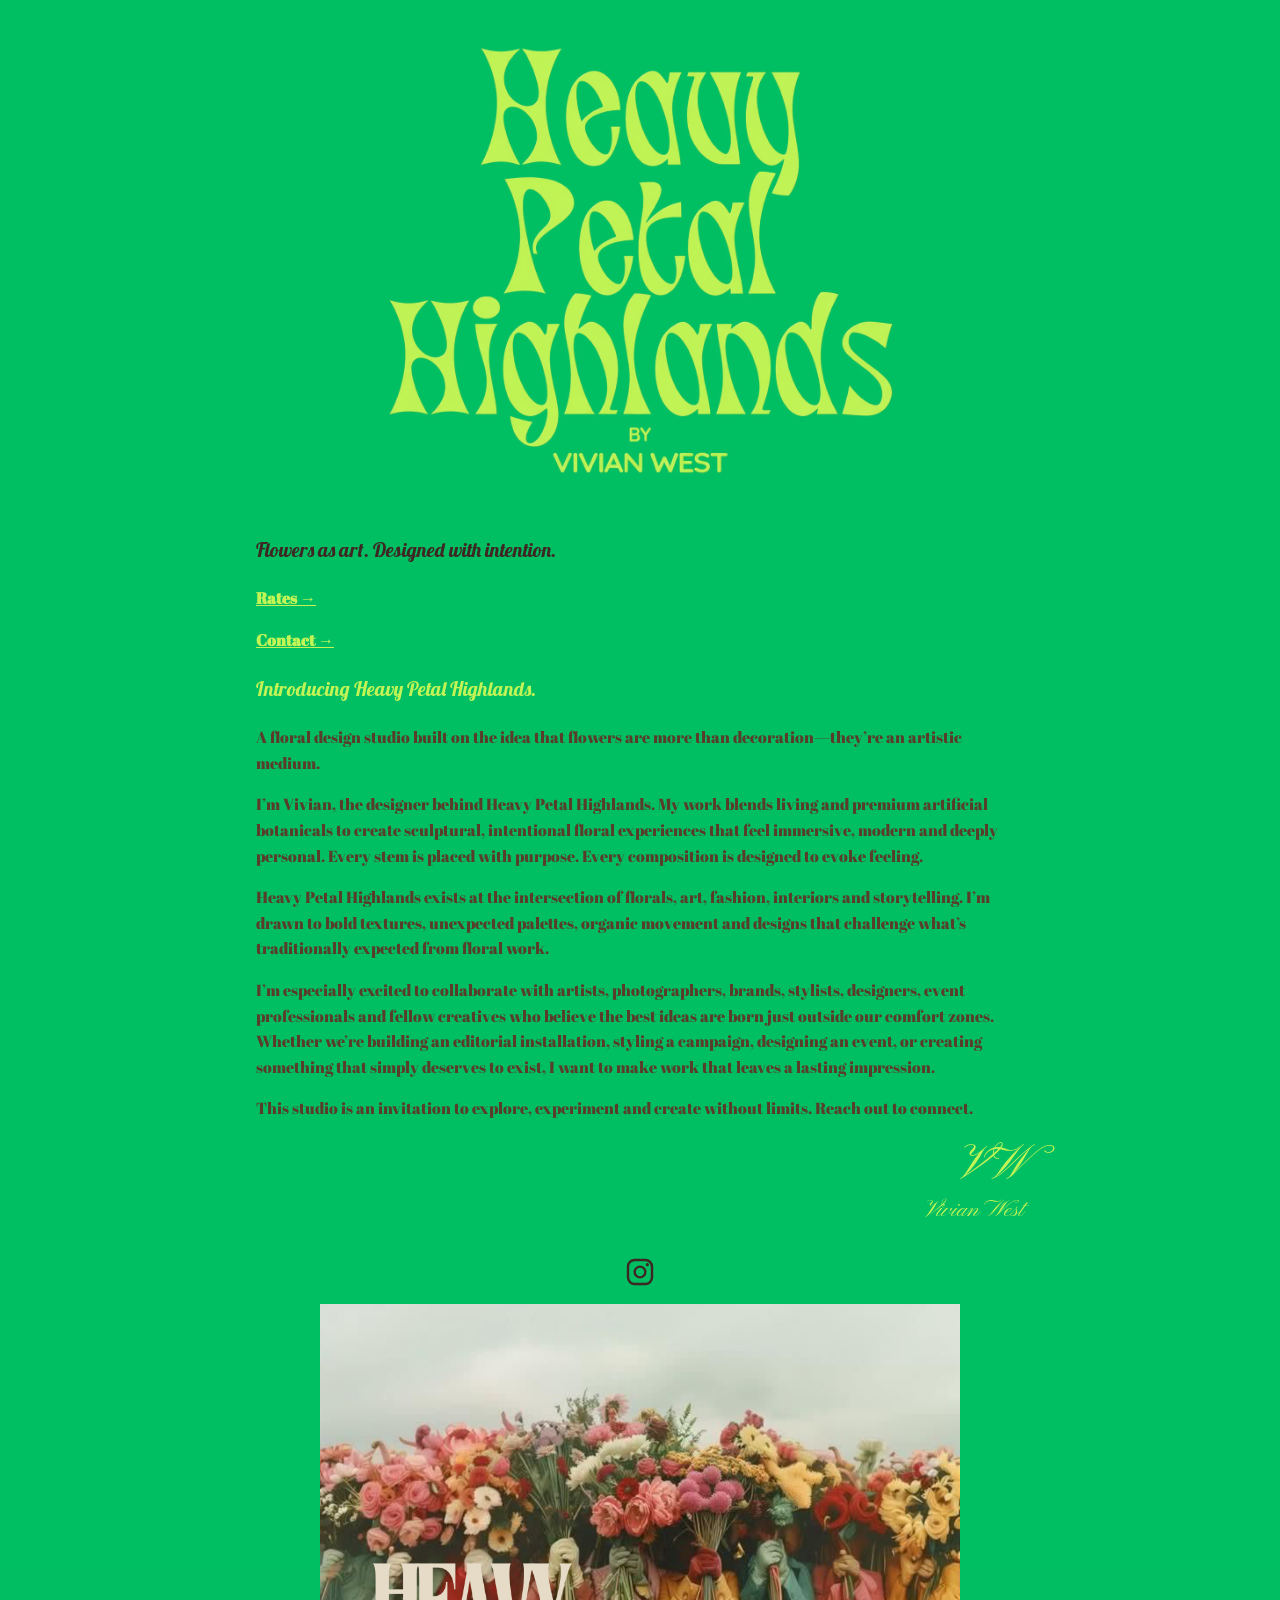
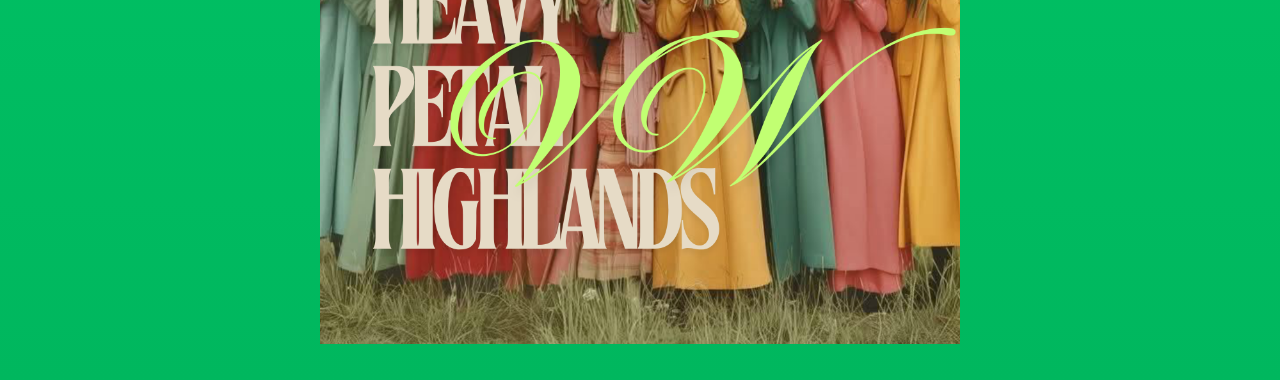
<file: index.html>
<!doctype html>
<html lang="en">
<head>
  <meta charset="utf-8">
  <meta name="viewport" content="width=device-width, initial-scale=1">
  <title>Home</title>
  <link rel="stylesheet" href="styles/main.css">
  <link rel="preconnect" href="https://fonts.googleapis.com">
  <link rel="preconnect" href="https://fonts.gstatic.com" crossorigin>
  <link href="https://fonts.googleapis.com/css2?family=Parisienne&display=swap" rel="stylesheet">
</head>
<body>
  <main class="page">
    <div class="content">
        <img class="hero-image" src="assets/heavy-petal-transparent.png" alt="Featured image">
        <div class="studio-intro march-rough">
          <p class="studio-motto machinery-script">Flowers as art. Designed with intention.</p>
          <a class="contact-link" href="rates.html">Rates</a>
          <a class="contact-link" href="contact.html">Contact</a>
          <p class="studio-motto-yellow machinery-script">Introducing Heavy Petal Highlands.</p>
          <p>A floral design studio built on the idea that flowers are more than decoration—they’re an artistic medium.</p>
          <p>I’m Vivian, the designer behind Heavy Petal Highlands. My work blends living and premium artificial botanicals to create sculptural, intentional floral experiences that feel immersive, modern and deeply personal. Every stem is placed with purpose. Every composition is designed to evoke feeling.</p>
          <p>Heavy Petal Highlands exists at the intersection of florals, art, fashion, interiors and storytelling. I’m drawn to bold textures, unexpected palettes, organic movement and designs that challenge what’s traditionally expected from floral work.</p>
          <p>I’m especially excited to collaborate with artists, photographers, brands, stylists, designers, event professionals and fellow creatives who believe the best ideas are born just outside our comfort zones. Whether we’re building an editorial installation, styling a campaign, designing an event, or creating something that simply deserves to exist, I want to make work that leaves a lasting impression.</p>
          <p>This studio is an invitation to explore, experiment and create without limits. Reach out to connect.</p>
          <p class="initials blosta-script">VW</p>
          <p class="signature blosta-script">Vivian West</p>
        </div>
        <a class="instagram-link" href="https://www.instagram.com/heavypetalhighlands/" target="_blank" rel="noopener noreferrer" aria-label="Visit Heavy Petal Highlands on Instagram">
          <svg viewBox="0 0 24 24" aria-hidden="true" focusable="false">
            <rect x="3" y="3" width="18" height="18" rx="5" fill="none" stroke="currentColor" stroke-width="1.8"></rect>
            <circle cx="12" cy="12" r="4" fill="none" stroke="currentColor" stroke-width="1.8"></circle>
            <circle cx="17.5" cy="6.5" r="1.2" fill="currentColor"></circle>
          </svg>
        </a>
        <div class="carousel" data-carousel>
          <!-- <div class="carousel-viewport" role="region" aria-roledescription="carousel" aria-label="Featured portfolio images">
            <div class="carousel-track">
              <img class="carousel-slide" src="assets/carousel/VW-1.PNG" alt="Floral portfolio image 1">
              <img class="carousel-slide" src="assets/carousel/IMG_1889.png" alt="Floral portfolio image 2" loading="lazy">
              <img class="carousel-slide" src="assets/carousel/IMG_1892.png" alt="Floral portfolio image 3" loading="lazy">
              <img class="carousel-slide" src="assets/carousel/IMG_1903.png" alt="Floral portfolio image 4" loading="lazy">
              <img class="carousel-slide" src="assets/carousel/IMG_1928.png" alt="Floral portfolio image 5" loading="lazy">
              <img class="carousel-slide" src="assets/carousel/IMG_2251.png" alt="Floral portfolio image 6" loading="lazy">
              <img class="carousel-slide" src="assets/carousel/IMG_9201.png" alt="Floral portfolio image 7" loading="lazy">
            </div>
          </div> -->
          <img class="carousel-slide" src="assets/carousel/thank-you.PNG" alt="Floral portfolio image 1">
        </div>
    </div>
  </main>
  <script src="scripts/carousel.js" defer></script>
</body>
</html>
</file>
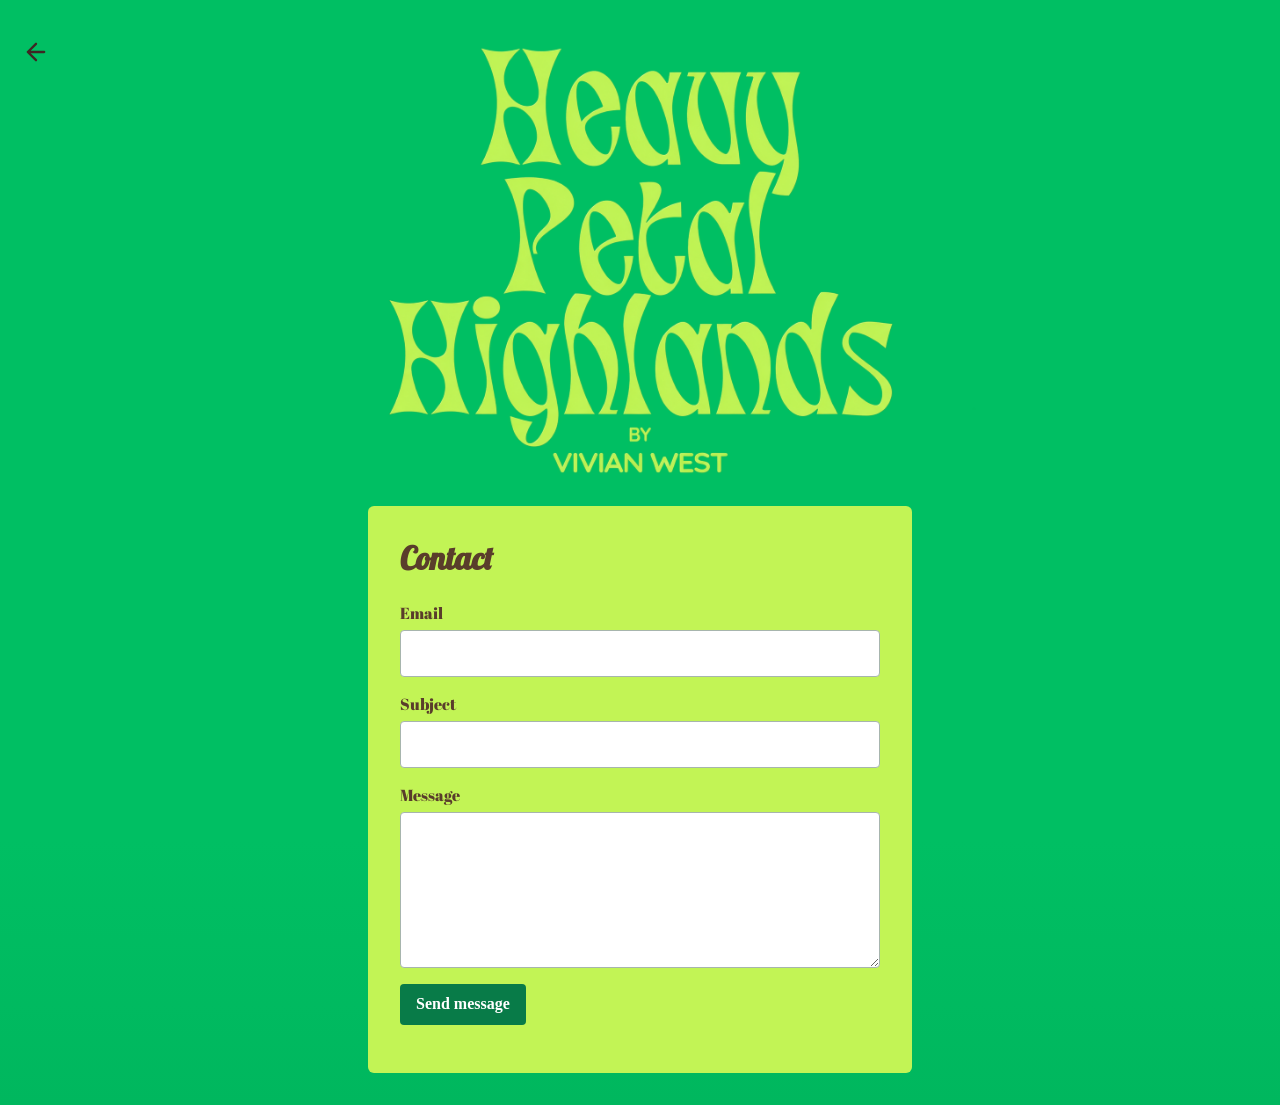
<file: contact.html>
<!doctype html>
<html lang="en">
<head>
  <meta charset="utf-8">
  <meta name="viewport" content="width=device-width, initial-scale=1">
  <title>Contact</title>
  <link rel="stylesheet" href="styles/main.css">
</head>
<body>
  <main class="page contact-page">
    <a class="back-link" href="index.html" aria-label="Back to home">
      <svg viewBox="0 0 24 24" aria-hidden="true" focusable="false">
        <path d="M19 12H5m0 0 7 7m-7-7 7-7" fill="none" stroke="currentColor" stroke-linecap="round" stroke-linejoin="round" stroke-width="2"></path>
      </svg>
    </a>
    <img class="hero-image" src="assets/heavy-petal-transparent.png" alt="Featured image">
    <form class="contact-form" action="https://api.web3forms.com/submit" method="POST">
      <h1 class="machinery-script">Contact</h1>
      <input type="hidden" name="access_key" value="e814f8f2-e03c-4162-8b07-44c26d6cfd83">
      <input type="hidden" name="from_name" value="Heavy Petal Highlands Contact">
      <input type="checkbox" name="botcheck" class="honeypot" tabindex="-1" autocomplete="off">
      <label class="form-field march-rough">
        <span>Email</span>
        <input type="email" name="email" autocomplete="email" required>
      </label>
      <label class="form-field march-rough">
        <span>Subject</span>
        <input type="text" name="subject" required>
      </label>
      <label class="form-field march-rough">
        <span>Message</span>
        <textarea name="message" rows="6" required></textarea>
      </label>
      <button type="submit" class="machinery-script">Send message</button>
      <p class="form-status" role="status" aria-live="polite"></p>
    </form>
  </main>
  <script src="scripts/contact.js"></script>
</body>
</html>
</file>
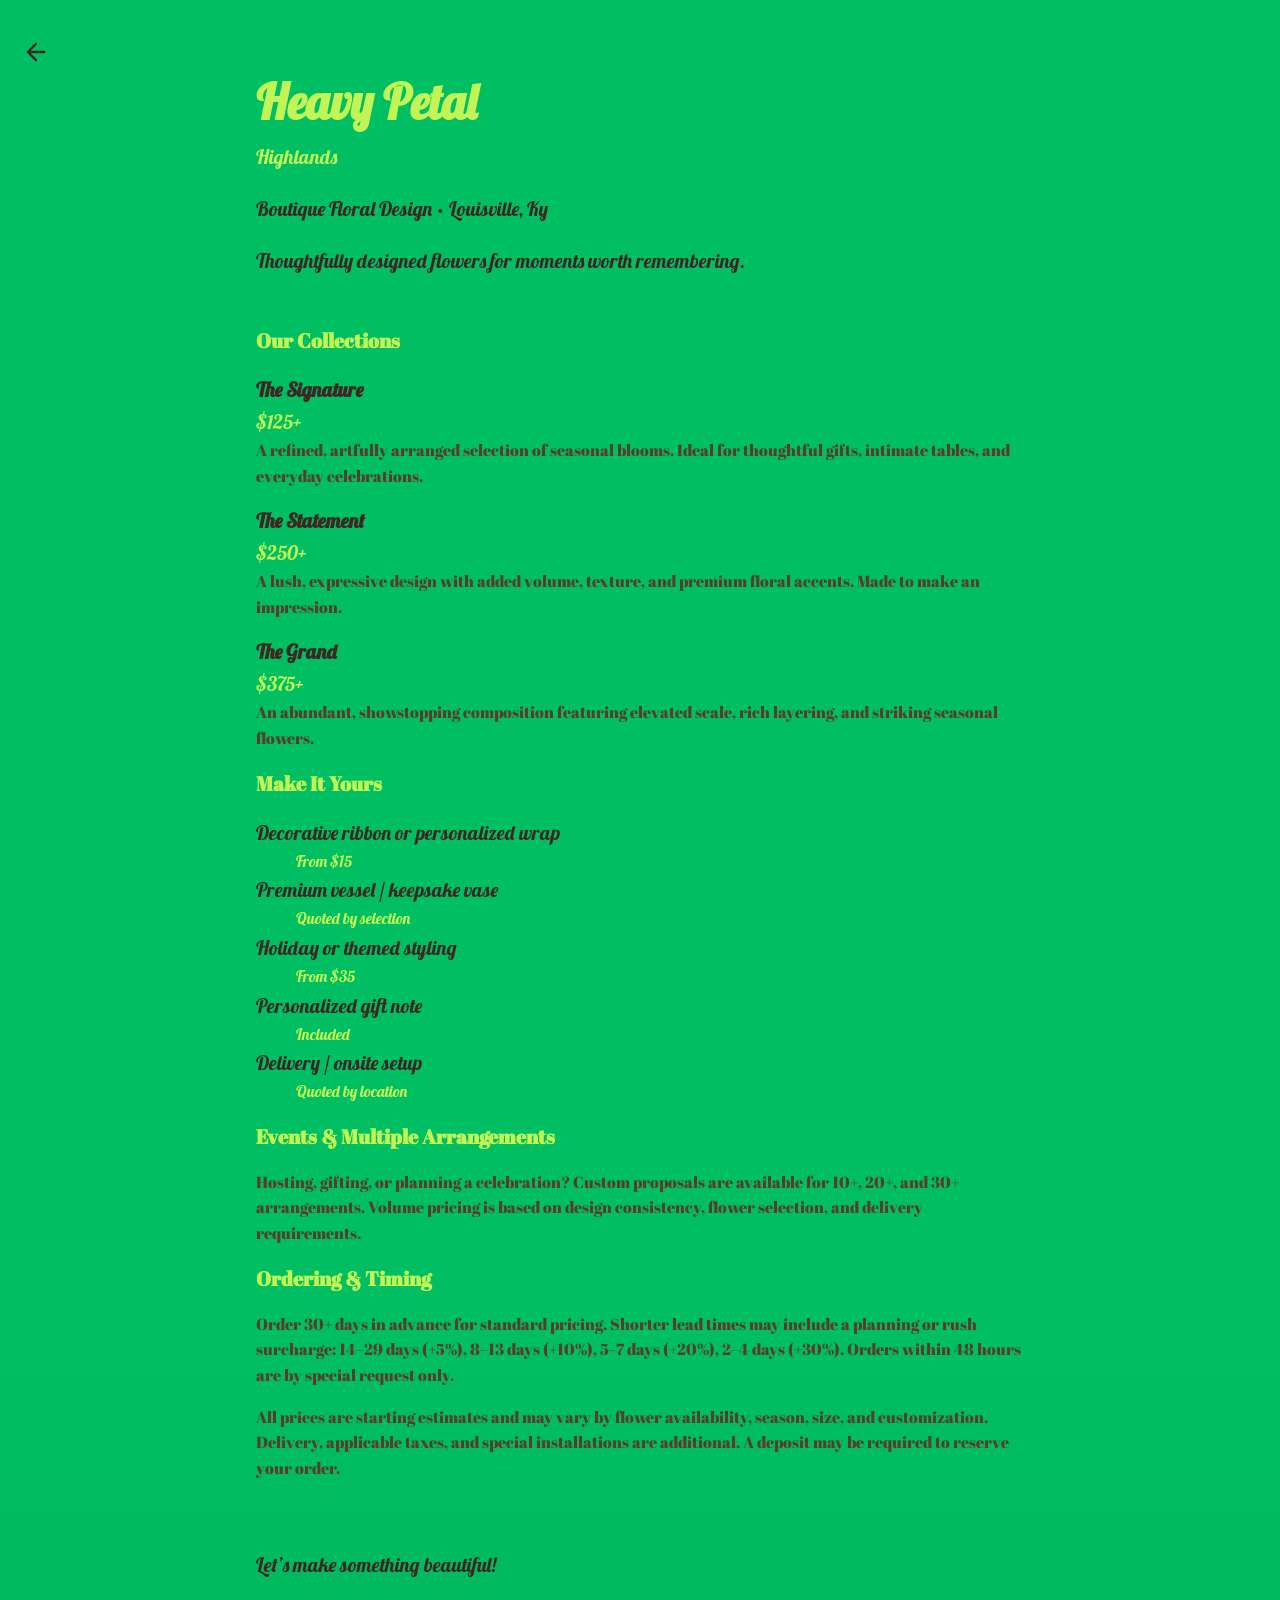
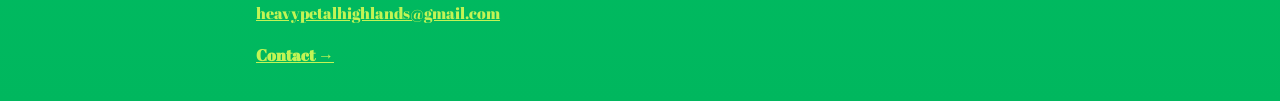
<file: rates.html>
<!doctype html>
<html lang="en">
<head>
  <meta charset="utf-8">
  <meta name="viewport" content="width=device-width, initial-scale=1">
  <title>Rate Card | Heavy Petal Highlands</title>
  <link rel="stylesheet" href="styles/main.css">
  <link rel="preconnect" href="https://fonts.googleapis.com">
  <link rel="preconnect" href="https://fonts.gstatic.com" crossorigin>
  <link href="https://fonts.googleapis.com/css2?family=Parisienne&display=swap" rel="stylesheet">
</head>
<body>
  <main class="page">
    <a class="back-link" href="index.html" aria-label="Back to home">
      <svg viewBox="0 0 24 24" aria-hidden="true" focusable="false">
        <path d="M19 12H5m0 0 7 7m-7-7 7-7" fill="none" stroke="currentColor" stroke-linecap="round" stroke-linejoin="round" stroke-width="2"></path>
      </svg>
    </a>
    <div class="content">
      <header class="studio-intro march-rough">
        <h1 class="header-yellow machinery-script">Heavy Petal</h1>
        <p class="studio-motto-yellow margin-0 machinery-script">Highlands</p>
        <p class="studio-motto machinery-script">Boutique Floral Design &bull; Louisville, Ky</p>
        <p class="studio-motto machinery-script margin-0">Thoughtfully designed flowers for moments worth remembering.</p>
      </header>

      <div class="studio-intro march-rough">
        <section aria-labelledby="collections-heading">
          <h2 id="collections-heading" class="studio-motto-yellow">Our Collections</h2>

          <section aria-labelledby="signature-heading">
            <h3 id="signature-heading" class="studio-motto machinery-script margin-0">The Signature</h3>
            <p class="studio-motto-yellow machinery-script margin-0">$125+</p>
            <p class="margin-top-0">A refined, artfully arranged selection of seasonal blooms. Ideal for thoughtful gifts, intimate tables, and everyday celebrations.</p>
          </section>

          <section aria-labelledby="statement-heading">
            <h3 id="statement-heading" class="studio-motto machinery-script margin-0">The Statement</h3>
            <p class="studio-motto-yellow machinery-script margin-0">$250+</p>
            <p class="margin-top-0">A lush, expressive design with added volume, texture, and premium floral accents. Made to make an impression.</p>
          </section>

          <section aria-labelledby="grand-heading">
            <h3 id="grand-heading" class="studio-motto machinery-script margin-0">The Grand</h3>
            <p class="studio-motto-yellow machinery-script margin-0">$375+</p>
            <p class="margin-top-0">An abundant, showstopping composition featuring elevated scale, rich layering, and striking seasonal flowers.</p>
          </section>
        </section>

        <section aria-labelledby="customize-heading">
          <h2 id="customize-heading" class="studio-motto-yellow">Make It Yours</h2>
          <dl class="rates-table">
            <dt class="studio-motto machinery-script">Decorative ribbon or personalized wrap</dt>
            <dd class="yellow-text machinery-script">From $15</dd>
            <dt class="studio-motto machinery-script">Premium vessel / keepsake vase</dt>
            <dd class="yellow-text machinery-script">Quoted by selection</dd>
            <dt class="studio-motto machinery-script">Holiday or themed styling</dt>
            <dd class="yellow-text machinery-script">From $35</dd>
            <dt class="studio-motto machinery-script">Personalized gift note</dt>
            <dd class="yellow-text machinery-script">Included</dd>
            <dt class="studio-motto machinery-script">Delivery / onsite setup</dt>
            <dd class="yellow-text machinery-script">Quoted by location</dd>
          </dl>
        </section>

        <section aria-labelledby="events-heading">
          <h2 id="events-heading" class="studio-motto-yellow">Events &amp; Multiple Arrangements</h2>
          <p>Hosting, gifting, or planning a celebration? Custom proposals are available for 10+, 20+, and 30+ arrangements. Volume pricing is based on design consistency, flower selection, and delivery requirements.</p>
        </section>

        <section aria-labelledby="ordering-heading">
          <h2 id="ordering-heading" class="studio-motto-yellow">Ordering &amp; Timing</h2>
          <p>Order 30+ days in advance for standard pricing. Shorter lead times may include a planning or rush surcharge: 14–29 days (+5%), 8–13 days (+10%), 5–7 days (+20%), 2–4 days (+30%). Orders within 48 hours are by special request only.</p>
          <p>All prices are starting estimates and may vary by flower availability, season, size, and customization. Delivery, applicable taxes, and special installations are additional. A deposit may be required to reserve your order.</p>
        </section>
      </div>

      <footer class="studio-intro march-rough">
        <p class="studio-motto machinery-script">Let’s make something beautiful!</p>
        <p><a class="yellow-text" href="mailto:heavypetalhighlands@gmail.com">heavypetalhighlands@gmail.com</a></p>
        <nav aria-label="Page navigation">
          <a class="contact-link" href="contact.html">Contact</a>
        </nav>
      </footer>
    </div>
  </main>
</body>
</html>
</file>
<file: styles/main.css>
@import url('https://fonts.googleapis.com/css2?family=Lobster&family=Abril+Fatface&family=Pinyon+Script&display=swap');

.machinery-script {
  font-family: 'Lobster', cursive;
}

.march-rough {
  font-family: 'Abril Fatface', serif;
}

.blosta-script {
  font-family: 'Pinyon Script', cursive;
}

* {
  box-sizing: border-box;
}

html {
  min-height: 100%;
  background: #00bf63;
}

body {
  min-height: 100vh;
  margin: 0;
  background: linear-gradient(to bottom, #00bf63 0%, #00bf63 76%, #00b75e 100%);
}

p {
  color: #593D2B;
}

.page {
  min-height: 100vh;
  padding: 2rem 1rem;
}

.content {
  max-width: 48rem;
  margin: 0 auto;
}

.instagram-link {
  display: flex;
  width: fit-content;
  margin: 2rem auto 1rem;
  color: #3E2723;
}

.instagram-link svg {
  display: block;
  width: 2rem;
  height: 2rem;
}

.instagram-link:hover {
  color: #593D2B;
}

.instagram-link:focus-visible {
  outline: 2px solid #593D2B;
  outline-offset: 4px;
}

.carousel {
  width: min(100%, 40rem);
  margin: 0 auto;
}

.carousel-viewport {
  overflow: hidden;
  height: 450px;
}

.carousel-track {
  display: flex;
  height: 100%;
  transition: transform 350ms ease;
}

.carousel-slide {
  flex: 0 0 100%;
  width: 100%;
  height: 100%;
  object-fit: contain;
}

.hero-image {
  display: block;
  width: auto;
  height: auto;
  max-width: 100%;
  max-height: 450px;
  margin: 0 auto;
}

.contact-link {
  display: block;
  /* width: fit-content; */
  margin: 1rem auto 0;
  color: #C2F455;
  font-weight: 600;
}

.contact-link::after {
  content: " \2192";
}

.studio-intro {
  line-height: 1.6;
  padding-top: 2rem;
}

.studio-intro .initials {
  margin-top: 1.25rem;
  color: #C2F455;
  font-size: 3rem;
  line-height: 1.2;
  text-align: right;
  margin: 0;
}

.studio-intro .signature {
  color: #C2F455;
  font-size: 1.5rem;
  line-height: 1.2;
  text-align: right;
  margin: 0;
}

.studio-motto {
  color: #3E2723;
  font-size: 1.25rem;
}

.rates-table {
  color: #3E2723;
}

.studio-motto-yellow {  
  color: #C2F455;
  font-size: 1.25rem;
}

.header-yellow {
  color: #C2F455;
  font-size: 3rem; 
  margin: 0; 
}

.yellow-text {
  color: #C2F455;
}

.margin-0 {
  margin: 0;
}

.margin-top-0 {
  margin-top: 0;
}

.contact-page {
  position: relative;
  padding-top: 2rem;
  padding-bottom: 2rem;
}

.back-link {
  position: absolute;
  top: 2rem;
  left: 1rem;
  display: grid;
  width: 2.5rem;
  aspect-ratio: 1;
  place-items: center;
  color: #3E2723;
}

.back-link svg {
  display: block;
  width: 1.75rem;
  height: 1.75rem;
}

.back-link:hover {
  color: #593D2B;
}

.back-link:focus-visible {
  outline: 2px solid #593D2B;
  outline-offset: 2px;
}

.contact-form {
  width: min(100%, 34rem);
  margin: 0 auto;
  margin-top: 1.5rem;
  padding: 2rem;
  color: #593D2B;
  background: #C2F455;
  border-radius: 6px;
}

.contact-form h1 {
  margin: 0 0 1.5rem;
}

.form-field {
  display: grid;
  gap: 0.4rem;
  margin-bottom: 1rem;
}

.form-field input,
.form-field textarea {
  width: 100%;
  padding: 0.7rem 0.75rem;
  border: 1px solid #a7b5ad;
  border-radius: 4px;
  font: inherit;
}

.form-field textarea {
  resize: vertical;
}

.contact-form button {
  padding: 0.7rem 1rem;
  border: 0;
  border-radius: 4px;
  color: #fff;
  background: #087b48;
  font: inherit;
  font-weight: 600;
  cursor: pointer;
}

.contact-form button:disabled {
  opacity: 0.6;
  cursor: wait;
}

.honeypot {
  display: none;
}

.form-status {
  margin: 1rem 0 0;
}

.form-status[data-state="success"] {
  color: #087b48;
}

.form-status[data-state="error"] {
  color: #b00020;
}

@media (prefers-reduced-motion: reduce) {
  .carousel-track {
    transition: none;
  }
}
</file>
